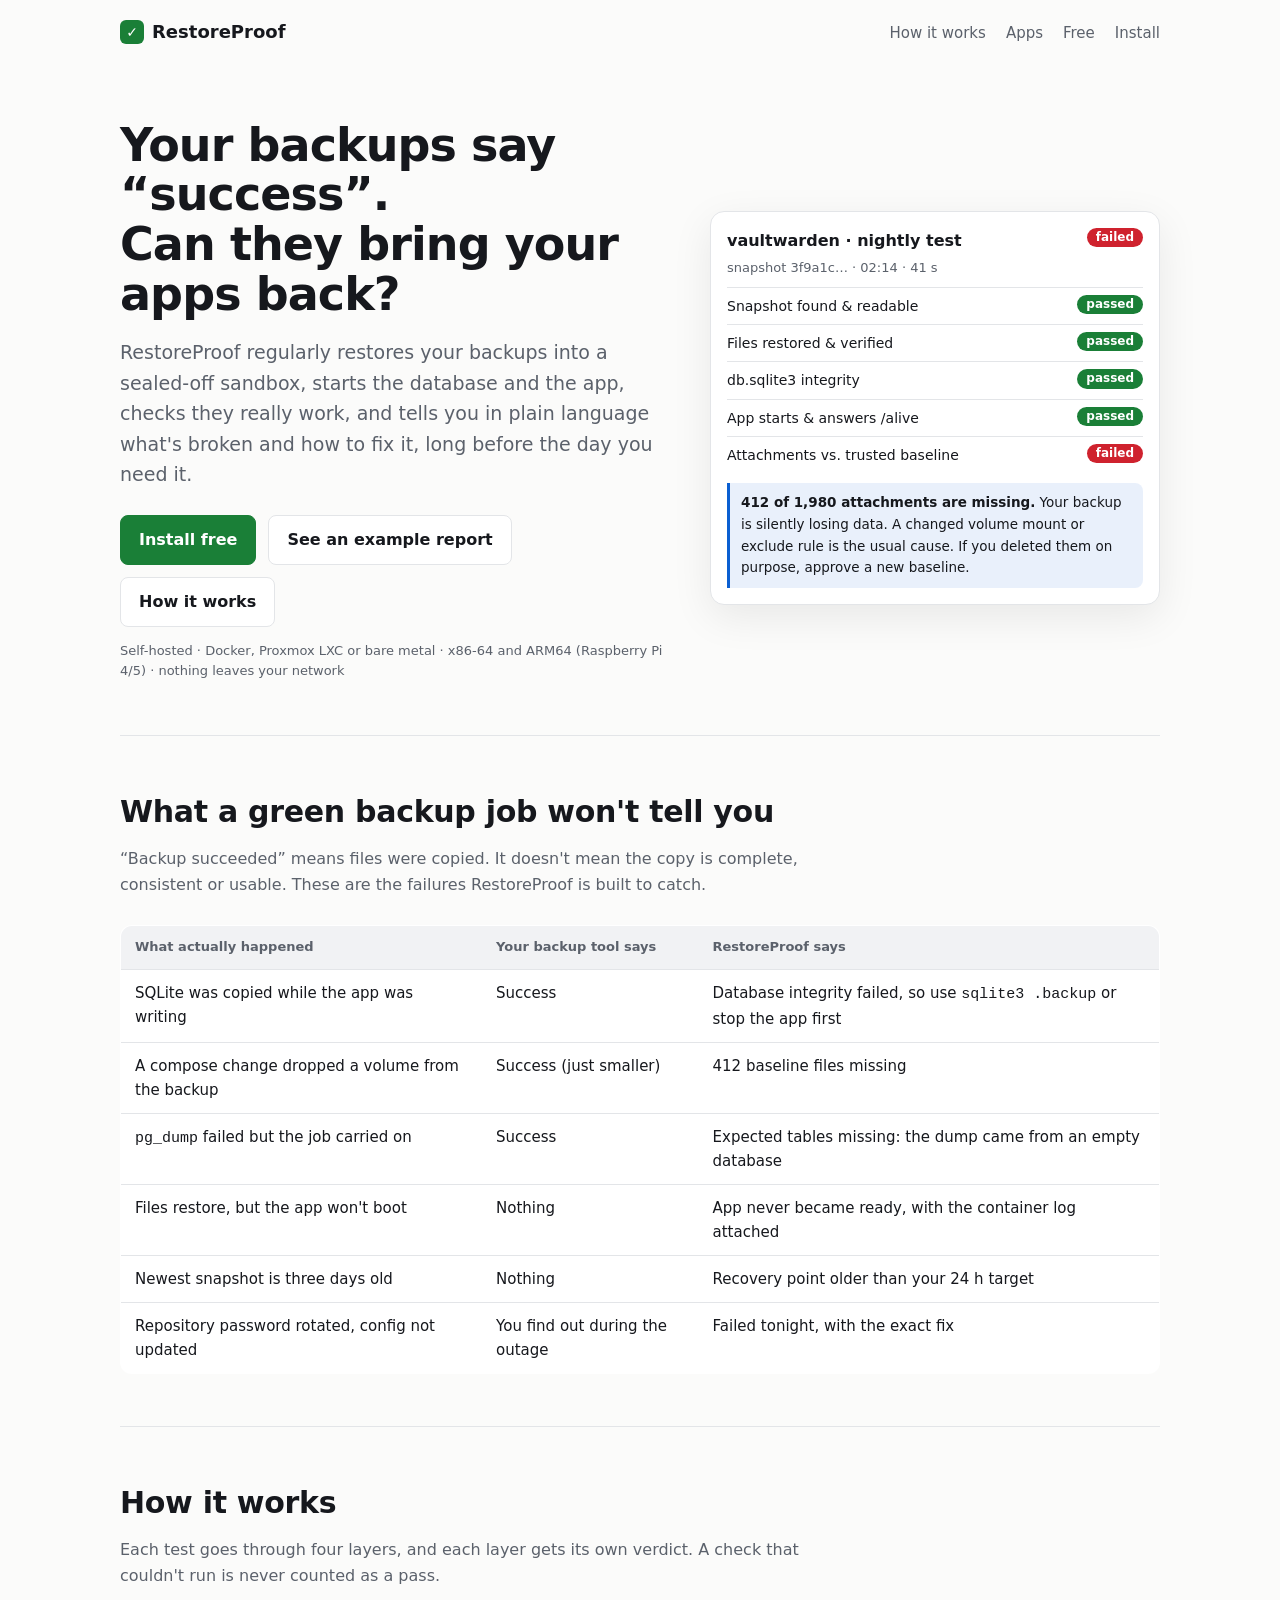
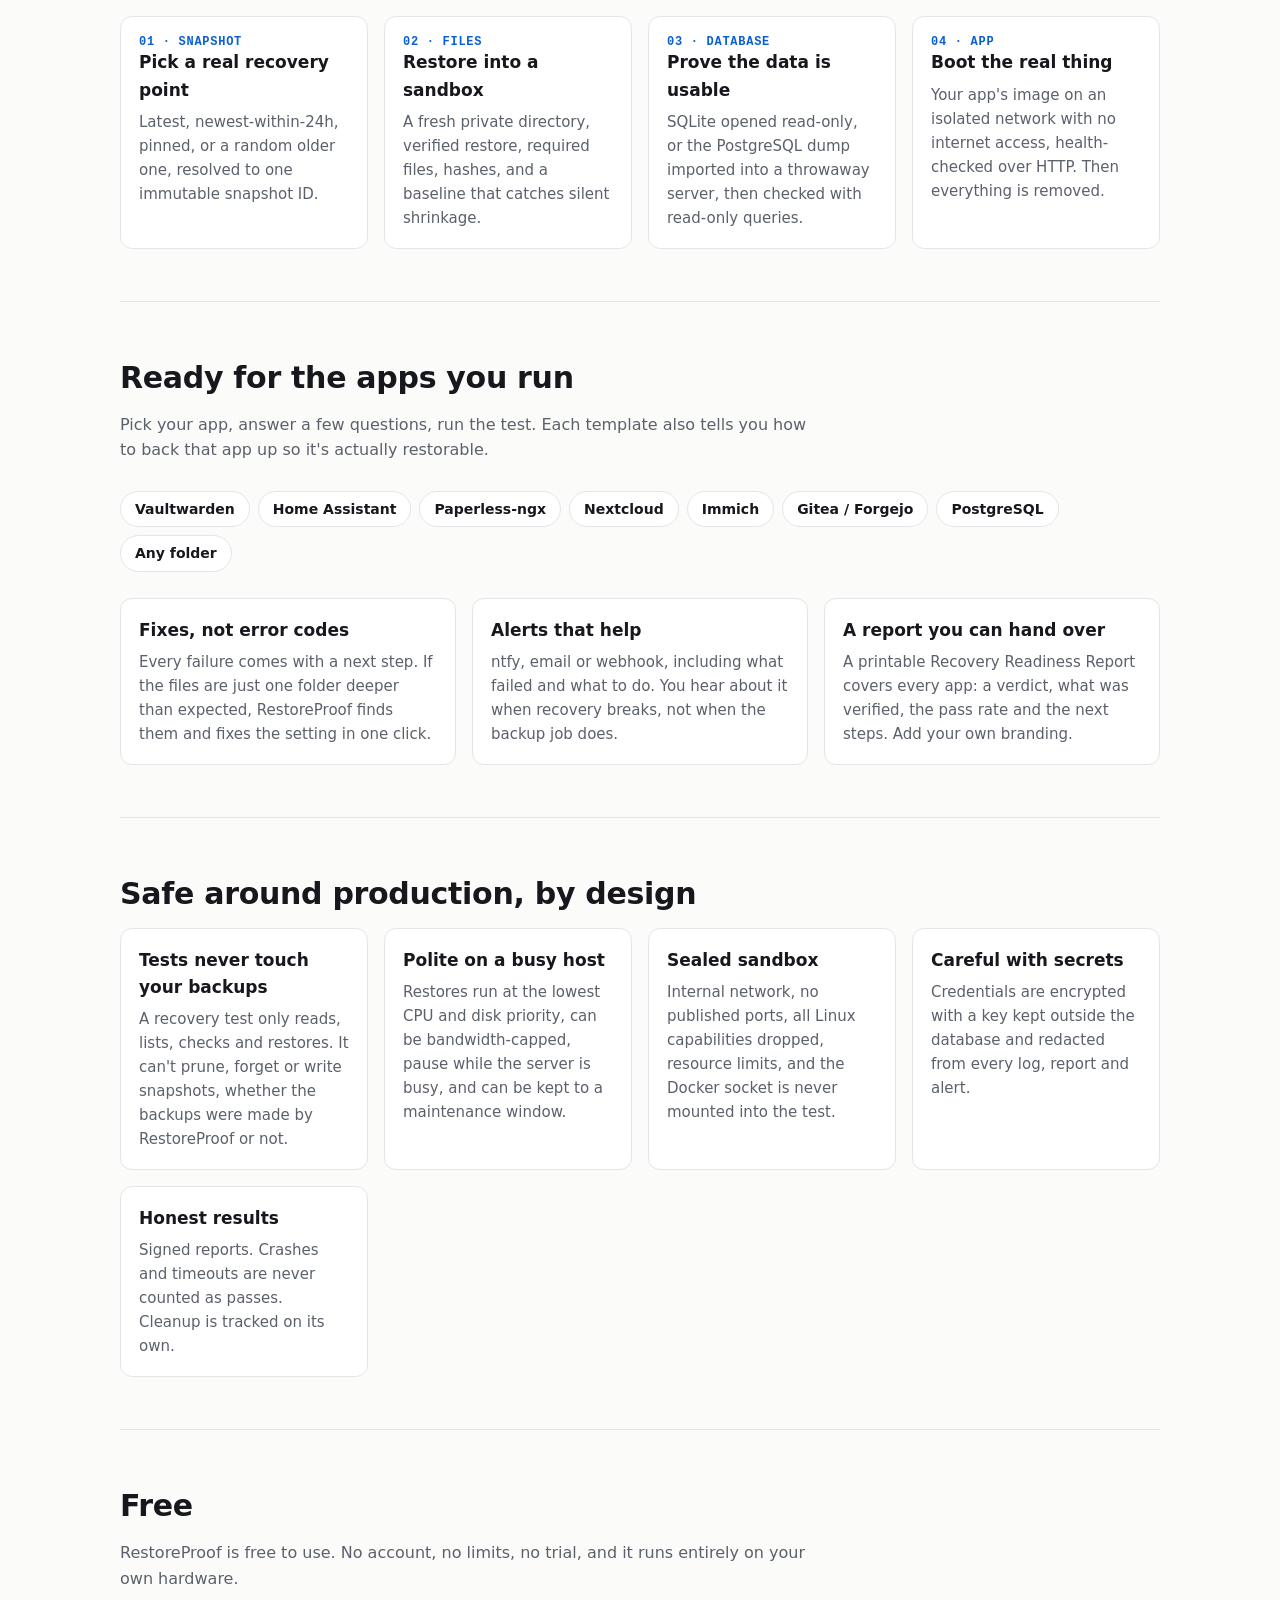
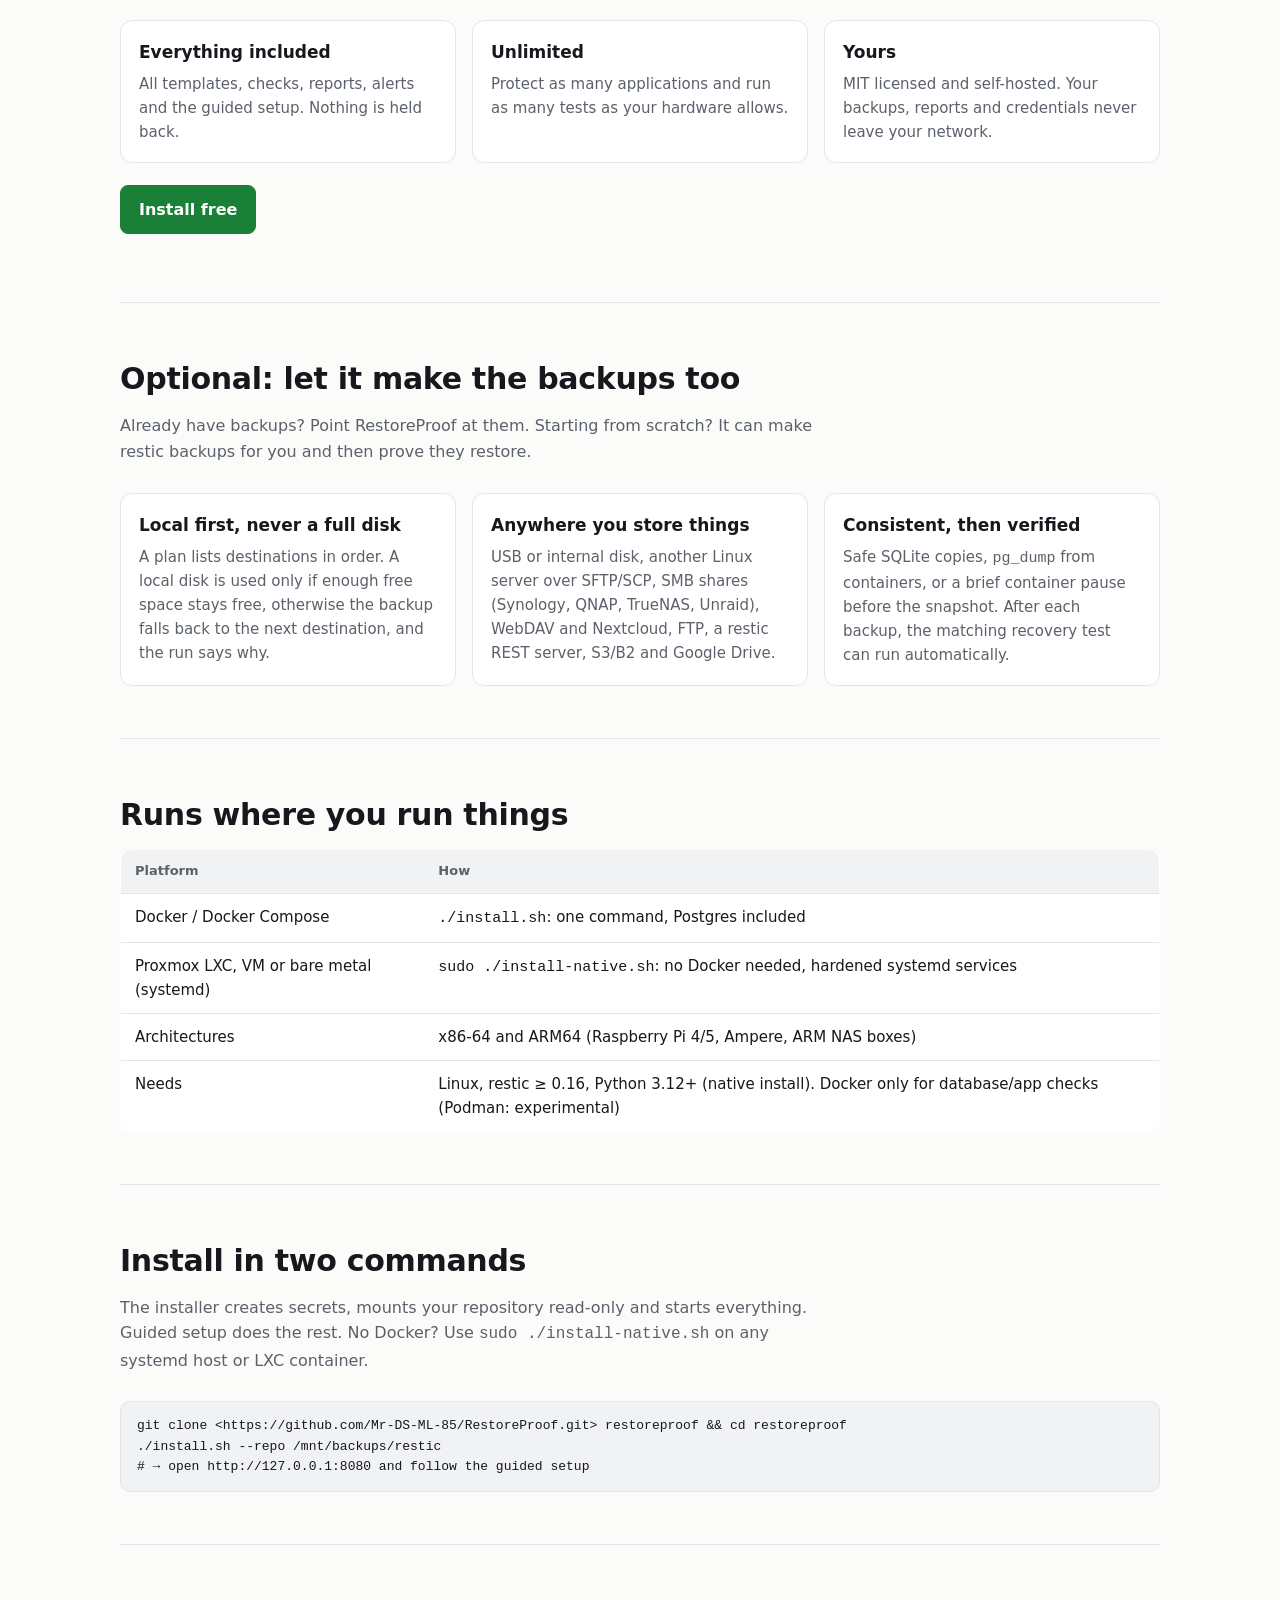
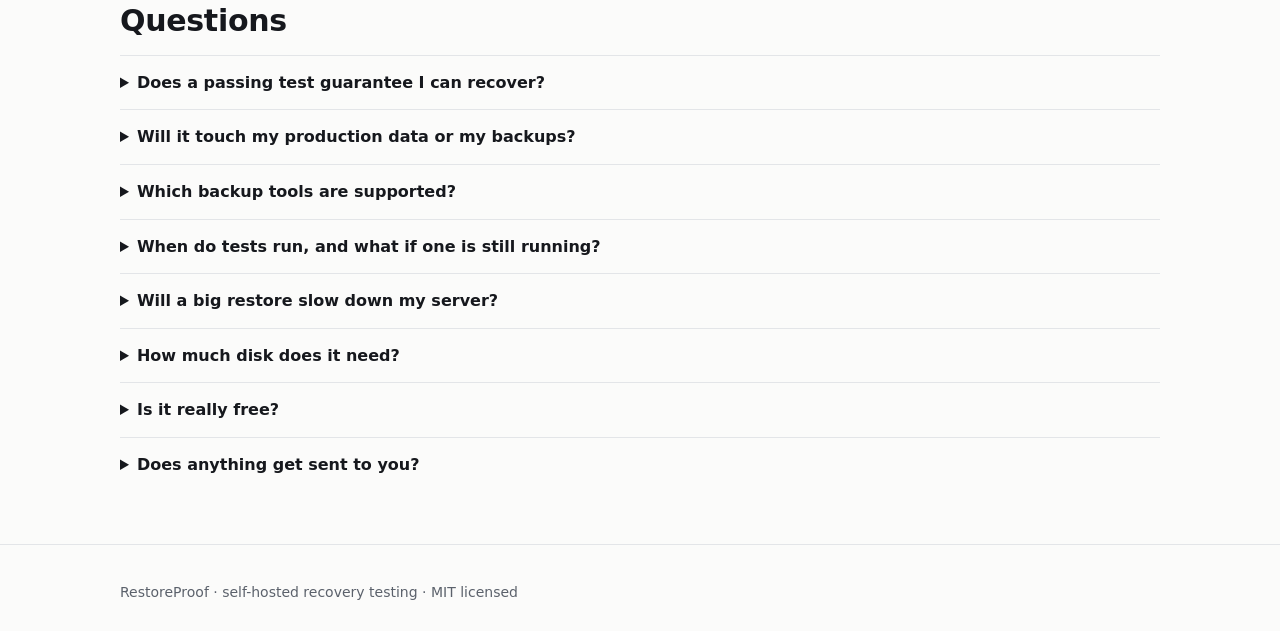
<file: index.html>
<!doctype html>
<html lang="en">
<head>
<meta charset="utf-8">
<meta name="viewport" content="width=device-width,initial-scale=1">
<title>RestoreProof — know your backups actually restore</title>
<meta name="description" content="Self-hosted recovery testing for homelabs and small teams. RestoreProof restores your backups into a sealed-off sandbox, starts the app, checks it works, and tells you what to fix.">
<link rel="icon" href="data:image/svg+xml,%3Csvg xmlns='http://www.w3.org/2000/svg' viewBox='0 0 16 16'%3E%3Crect width='16' height='16' rx='3' fill='%231a7f37'/%3E%3Cpath d='M4 8.5l2.5 2.5L12 5' stroke='white' stroke-width='2' fill='none'/%3E%3C/svg%3E">
<style>
:root{--bg:#fbfbfa;--panel:#fff;--text:#16181d;--muted:#5b616b;--line:#e3e5e8;--soft:#f1f2f4;--pass:#1a7f37;--fail:#cf222e;--warn:#9a6700;--accent:#0b5fd1;--mono:ui-monospace,SFMono-Regular,Menlo,Consolas,monospace}
@media (prefers-color-scheme:dark){:root:not([data-theme=light]){--bg:#0c0f13;--panel:#13171d;--text:#e8ebef;--muted:#99a1ad;--line:#262c34;--soft:#1a1f26;--pass:#3fb950;--fail:#f85149;--warn:#d29922;--accent:#58a6ff}}
*{box-sizing:border-box}
body{margin:0;background:var(--bg);color:var(--text);font:16px/1.6 system-ui,-apple-system,"Segoe UI",sans-serif}
a{color:var(--accent)}
.wrap{max-width:1080px;margin:0 auto;padding:0 20px}
nav.top{display:flex;align-items:center;justify-content:space-between;padding:18px 0}
.brand{font-weight:750;font-size:18px;color:var(--text);text-decoration:none;display:flex;gap:8px;align-items:center}
.logo{width:24px;height:24px;border-radius:6px;background:var(--pass);color:#fff;display:grid;place-items:center;font-size:14px}
nav.top .links a{margin-left:20px;color:var(--muted);text-decoration:none;font-size:15px}
.hero{padding:56px 0 40px;display:grid;grid-template-columns:1.1fr .9fr;gap:40px;align-items:center}
h1{font-size:46px;line-height:1.08;letter-spacing:-.02em;margin:0 0 18px}
.lede{font-size:19px;color:var(--muted);margin:0 0 26px;max-width:36em}
.cta{display:flex;gap:12px;flex-wrap:wrap}
.btn{display:inline-block;padding:11px 18px;border-radius:8px;font-weight:600;text-decoration:none;border:1px solid var(--line);color:var(--text);background:var(--panel)}
.btn.primary{background:var(--pass);border-color:var(--pass);color:#fff}
.small{font-size:13px;color:var(--muted)}
pre{font:13px/1.55 var(--mono);background:var(--soft);border:1px solid var(--line);border-radius:10px;padding:14px 16px;overflow-x:auto;margin:0}
.run{background:var(--panel);border:1px solid var(--line);border-radius:14px;padding:16px;box-shadow:0 12px 40px rgba(0,0,0,.08)}
.run h3{margin:0 0 4px;font-size:16px}
.row{display:flex;justify-content:space-between;gap:10px;padding:7px 0;border-top:1px solid var(--line);font-size:14px}
.b{color:#fff;border-radius:999px;padding:0 9px;font-size:12px;font-weight:650;white-space:nowrap;align-self:flex-start}
.ok{background:var(--pass)}.no{background:var(--fail)}.wa{background:var(--warn)}
.fix{margin-top:10px;padding:9px 11px;border-left:3px solid var(--accent);background:color-mix(in srgb,var(--accent) 9%,transparent);border-radius:0 8px 8px 0;font-size:13.5px}
section{padding:52px 0;border-top:1px solid var(--line)}
h2{font-size:30px;letter-spacing:-.01em;margin:0 0 10px}
.sub{color:var(--muted);margin:0 0 28px;max-width:44em}
table{width:100%;border-collapse:collapse;background:var(--panel);border:1px solid var(--line);border-radius:12px;overflow:hidden;font-size:15px}
th,td{text-align:left;padding:11px 14px;border-bottom:1px solid var(--line);vertical-align:top}
th{background:var(--soft);font-size:13px;color:var(--muted);font-weight:600}
tr:last-child td{border-bottom:0}
.grid{display:grid;gap:16px;grid-template-columns:repeat(auto-fit,minmax(230px,1fr))}
.card{background:var(--panel);border:1px solid var(--line);border-radius:12px;padding:18px}
.card h3{margin:0 0 6px;font-size:17px}
.card p{margin:0;color:var(--muted);font-size:15px}
.step{font:600 12px var(--mono);color:var(--accent);letter-spacing:.06em}
.chips{display:flex;flex-wrap:wrap;gap:8px}
.chip{border:1px solid var(--line);background:var(--panel);border-radius:999px;padding:6px 14px;font-weight:600;font-size:14px}
details{border-top:1px solid var(--line);padding:14px 0}
summary{cursor:pointer;font-weight:600}
details p{color:var(--muted);margin:8px 0 0}
footer{padding:36px 0;color:var(--muted);font-size:14px;border-top:1px solid var(--line)}
@media (max-width:820px){.hero{grid-template-columns:1fr;padding-top:24px}h1{font-size:34px}nav.top .links a:not(:last-child){display:none}.tablewrap{overflow-x:auto}}
</style>
</head>
<body>
<div class="wrap">
<nav class="top"><a class="brand" href="#"><span class="logo">✓</span>RestoreProof</a>
  <div class="links"><a href="#how">How it works</a><a href="#apps">Apps</a><a href="#free">Free</a><a href="#install">Install</a></div></nav>

<header class="hero">
  <div>
    <h1>Your backups say “success”.<br>Can they bring your apps back?</h1>
    <p class="lede">RestoreProof regularly restores your backups into a sealed-off sandbox, starts the database and the app,
      checks they really work, and tells you in plain language what's broken and how to fix it, long before the day
      you need it.</p>
    <div class="cta"><a class="btn primary" href="#install">Install free</a><a class="btn" href="website/example-report.pdf">See an example report</a><a class="btn" href="#how">How it works</a></div>
    <p class="small" style="margin-top:14px">Self-hosted · Docker, Proxmox LXC or bare metal · x86-64 and ARM64 (Raspberry Pi 4/5) · nothing leaves your network</p>
  </div>
  <div class="run" aria-label="Example recovery test result">
    <div style="display:flex;justify-content:space-between;align-items:center"><h3>vaultwarden · nightly test</h3><span class="b no">failed</span></div>
    <div class="small" style="margin-bottom:8px">snapshot 3f9a1c… · 02:14 · 41 s</div>
    <div class="row"><span>Snapshot found &amp; readable</span><span class="b ok">passed</span></div>
    <div class="row"><span>Files restored &amp; verified</span><span class="b ok">passed</span></div>
    <div class="row"><span>db.sqlite3 integrity</span><span class="b ok">passed</span></div>
    <div class="row"><span>App starts &amp; answers /alive</span><span class="b ok">passed</span></div>
    <div class="row"><span>Attachments vs. trusted baseline</span><span class="b no">failed</span></div>
    <div class="fix"><b>412 of 1,980 attachments are missing.</b> Your backup is silently losing data. A changed
      volume mount or exclude rule is the usual cause. If you deleted them on purpose, approve a new baseline.</div>
  </div>
</header>

<section>
  <h2>What a green backup job won't tell you</h2>
  <p class="sub">“Backup succeeded” means files were copied. It doesn't mean the copy is complete, consistent or usable. These are
    the failures RestoreProof is built to catch.</p>
  <div class="tablewrap"><table>
    <tr><th>What actually happened</th><th>Your backup tool says</th><th>RestoreProof says</th></tr>
    <tr><td>SQLite was copied while the app was writing</td><td>Success</td><td>Database integrity failed, so use <code>sqlite3 .backup</code> or stop the app first</td></tr>
    <tr><td>A compose change dropped a volume from the backup</td><td>Success (just smaller)</td><td>412 baseline files missing</td></tr>
    <tr><td><code>pg_dump</code> failed but the job carried on</td><td>Success</td><td>Expected tables missing: the dump came from an empty database</td></tr>
    <tr><td>Files restore, but the app won't boot</td><td>Nothing</td><td>App never became ready, with the container log attached</td></tr>
    <tr><td>Newest snapshot is three days old</td><td>Nothing</td><td>Recovery point older than your 24 h target</td></tr>
    <tr><td>Repository password rotated, config not updated</td><td>You find out during the outage</td><td>Failed tonight, with the exact fix</td></tr>
  </table></div>
</section>

<section id="how">
  <h2>How it works</h2>
  <p class="sub">Each test goes through four layers, and each layer gets its own verdict. A check that couldn't run is
    never counted as a pass.</p>
  <div class="grid">
    <div class="card"><div class="step">01 · SNAPSHOT</div><h3>Pick a real recovery point</h3><p>Latest, newest-within-24h, pinned, or a random older one, resolved to one immutable snapshot ID.</p></div>
    <div class="card"><div class="step">02 · FILES</div><h3>Restore into a sandbox</h3><p>A fresh private directory, verified restore, required files, hashes, and a baseline that catches silent shrinkage.</p></div>
    <div class="card"><div class="step">03 · DATABASE</div><h3>Prove the data is usable</h3><p>SQLite opened read-only, or the PostgreSQL dump imported into a throwaway server, then checked with read-only queries.</p></div>
    <div class="card"><div class="step">04 · APP</div><h3>Boot the real thing</h3><p>Your app's image on an isolated network with no internet access, health-checked over HTTP. Then everything is removed.</p></div>
  </div>
</section>

<section id="apps">
  <h2>Ready for the apps you run</h2>
  <p class="sub">Pick your app, answer a few questions, run the test. Each template also tells you how to back that app up so it's actually restorable.</p>
  <div class="chips"><span class="chip">Vaultwarden</span><span class="chip">Home Assistant</span><span class="chip">Paperless-ngx</span><span class="chip">Nextcloud</span><span class="chip">Immich</span><span class="chip">Gitea / Forgejo</span><span class="chip">PostgreSQL</span><span class="chip">Any folder</span></div>
  <div class="grid" style="margin-top:26px">
    <div class="card"><h3>Fixes, not error codes</h3><p>Every failure comes with a next step. If the files are just one folder deeper than expected, RestoreProof finds them and fixes the setting in one click.</p></div>
    <div class="card"><h3>Alerts that help</h3><p>ntfy, email or webhook, including what failed and what to do. You hear about it when recovery breaks, not when the backup job does.</p></div>
    <div class="card"><h3>A report you can hand over</h3><p>A printable Recovery Readiness Report covers every app: a verdict, what was verified, the pass rate and the next steps. Add your own branding.</p></div>
  </div>
</section>

<section>
  <h2>Safe around production, by design</h2>
  <div class="grid">
    <div class="card"><h3>Tests never touch your backups</h3><p>A recovery test only reads, lists, checks and restores. It can't prune, forget or write snapshots, whether the backups were made by RestoreProof or not.</p></div>
    <div class="card"><h3>Polite on a busy host</h3><p>Restores run at the lowest CPU and disk priority, can be bandwidth-capped, pause while the server is busy, and can be kept to a maintenance window.</p></div>
    <div class="card"><h3>Sealed sandbox</h3><p>Internal network, no published ports, all Linux capabilities dropped, resource limits, and the Docker socket is never mounted into the test.</p></div>
    <div class="card"><h3>Careful with secrets</h3><p>Credentials are encrypted with a key kept outside the database and redacted from every log, report and alert.</p></div>
    <div class="card"><h3>Honest results</h3><p>Signed reports. Crashes and timeouts are never counted as passes. Cleanup is tracked on its own.</p></div>
  </div>
</section>

<section id="free">
  <h2>Free</h2>
  <p class="sub">RestoreProof is free to use. No account, no limits, no trial, and it runs entirely on your own hardware.</p>
  <div class="grid">
    <div class="card"><h3>Everything included</h3><p>All templates, checks, reports, alerts and the guided setup. Nothing is held back.</p></div>
    <div class="card"><h3>Unlimited</h3><p>Protect as many applications and run as many tests as your hardware allows.</p></div>
    <div class="card"><h3>Yours</h3><p>MIT licensed and self-hosted. Your backups, reports and credentials never leave your network.</p></div>
  </div>
  <p style="margin-top:22px"><a class="btn primary" href="#install">Install free</a></p>
</section>

<section id="backups">
  <h2>Optional: let it make the backups too</h2>
  <p class="sub">Already have backups? Point RestoreProof at them. Starting from scratch? It can make restic backups for you and then prove they restore.</p>
  <div class="grid">
    <div class="card"><h3>Local first, never a full disk</h3><p>A plan lists destinations in order. A local disk is used only if enough free space stays free, otherwise the backup falls back to the next destination, and the run says why.</p></div>
    <div class="card"><h3>Anywhere you store things</h3><p>USB or internal disk, another Linux server over SFTP/SCP, SMB shares (Synology, QNAP, TrueNAS, Unraid), WebDAV and Nextcloud, FTP, a restic REST server, S3/B2 and Google Drive.</p></div>
    <div class="card"><h3>Consistent, then verified</h3><p>Safe SQLite copies, <code>pg_dump</code> from containers, or a brief container pause before the snapshot. After each backup, the matching recovery test can run automatically.</p></div>
  </div>
</section>

<section id="requirements">
  <h2>Runs where you run things</h2>
  <div class="tablewrap"><table>
    <tr><th>Platform</th><th>How</th></tr>
    <tr><td>Docker / Docker Compose</td><td><code>./install.sh</code>: one command, Postgres included</td></tr>
    <tr><td>Proxmox LXC, VM or bare metal (systemd)</td><td><code>sudo ./install-native.sh</code>: no Docker needed, hardened systemd services</td></tr>
    <tr><td>Architectures</td><td>x86-64 and ARM64 (Raspberry Pi 4/5, Ampere, ARM NAS boxes)</td></tr>
    <tr><td>Needs</td><td>Linux, restic ≥ 0.16, Python 3.12+ (native install). Docker only for database/app checks (Podman: experimental)</td></tr>
  </table></div>
</section>

<section id="install">
  <h2>Install in two commands</h2>
  <p class="sub">The installer creates secrets, mounts your repository read-only and starts everything. Guided setup does the rest. No Docker? Use <code>sudo ./install-native.sh</code> on any systemd host or LXC container.</p>
  <pre>git clone &lt;https://github.com/Mr-DS-ML-85/RestoreProof.git&gt; restoreproof &amp;&amp; cd restoreproof
./install.sh --repo /mnt/backups/restic
# → open http://127.0.0.1:8080 and follow the guided setup</pre>
</section>

<section>
  <h2>Questions</h2>
  <details><summary>Does a passing test guarantee I can recover?</summary><p>No, and we won't claim it does. A pass means the stated snapshot restored and passed your checks in an isolated environment. That's strong evidence, not a promise. The report says exactly what was and wasn't verified.</p></details>
  <details><summary>Will it touch my production data or my backups?</summary><p>No. It only reads from the repository and only restores into its own temporary directories, which it deletes afterwards. It never runs prune or forget.</p></details>
  <details><summary>Which backup tools are supported?</summary><p>Restic today, on local disks, SFTP, SMB, WebDAV/Nextcloud, FTP, REST server, S3, B2 and Google Drive. Kopia and Borg are next.</p></details>
  <details><summary>When do tests run, and what if one is still running?</summary><p>RestoreProof has its own scheduler (cron syntax, time zones, optional jitter and maintenance window). One test per app at a time: a slot that comes while the last test is still running is skipped and logged. Missed runs after downtime collapse into one. Only transient problems such as an unreachable repository are retried, a bounded number of times.</p></details>
  <details><summary>Will a big restore slow down my server?</summary><p>Restores run at the lowest CPU and disk priority by default, can be capped in bandwidth, wait while the host is busy, and can be kept to a maintenance window. For 100 GB+ restores, run the worker on a second machine.</p></details>
  <details><summary>How much disk does it need?</summary><p>Enough to hold one restored copy of the app you're testing, plus a safety margin. It checks this before starting and stops before crossing your limit.</p></details>
  <details><summary>Is it really free?</summary><p>Yes. Every feature is free to use, with no limits and no account.</p></details>
  <details><summary>Does anything get sent to you?</summary><p>No. No account, no telemetry. Alerts go only to the destinations you configure.</p></details>
</section>
</div>
<footer><div class="wrap">RestoreProof · self-hosted recovery testing · MIT licensed</div></footer>
</body>
</html>
</file>
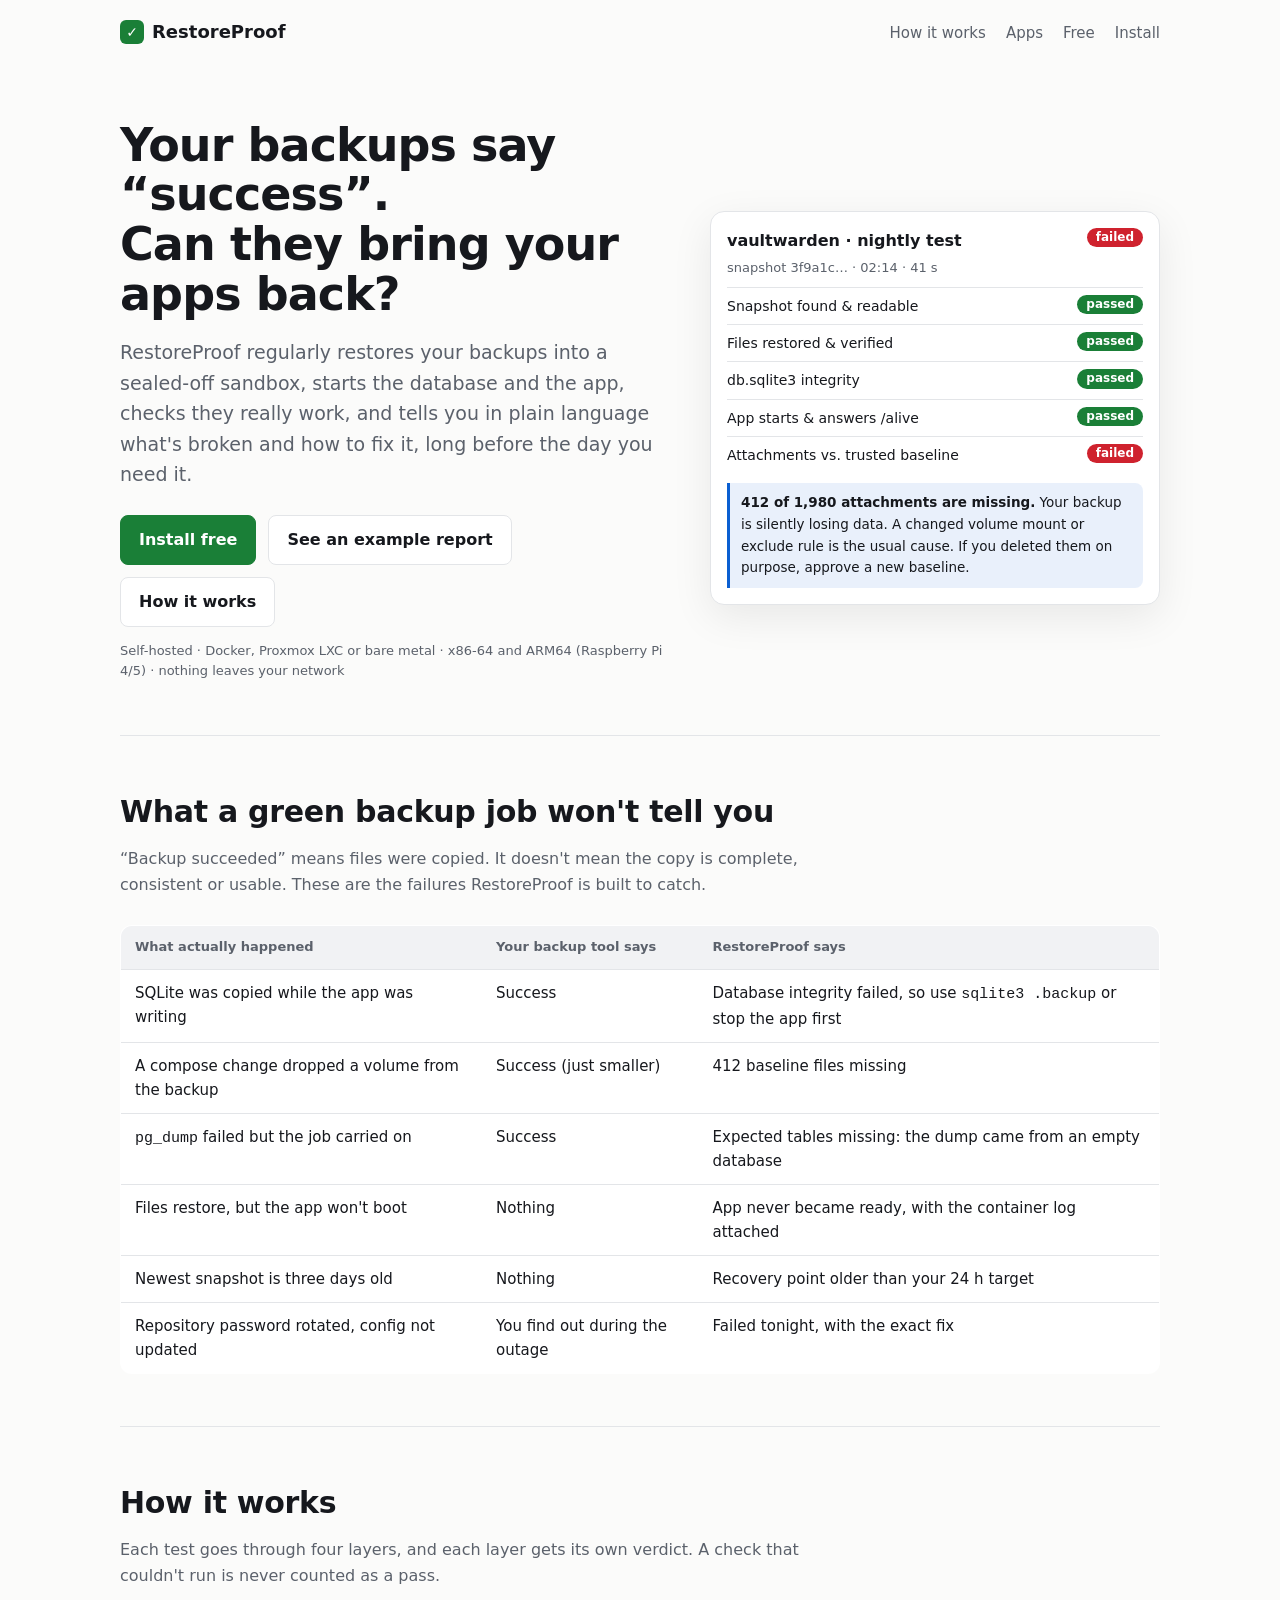
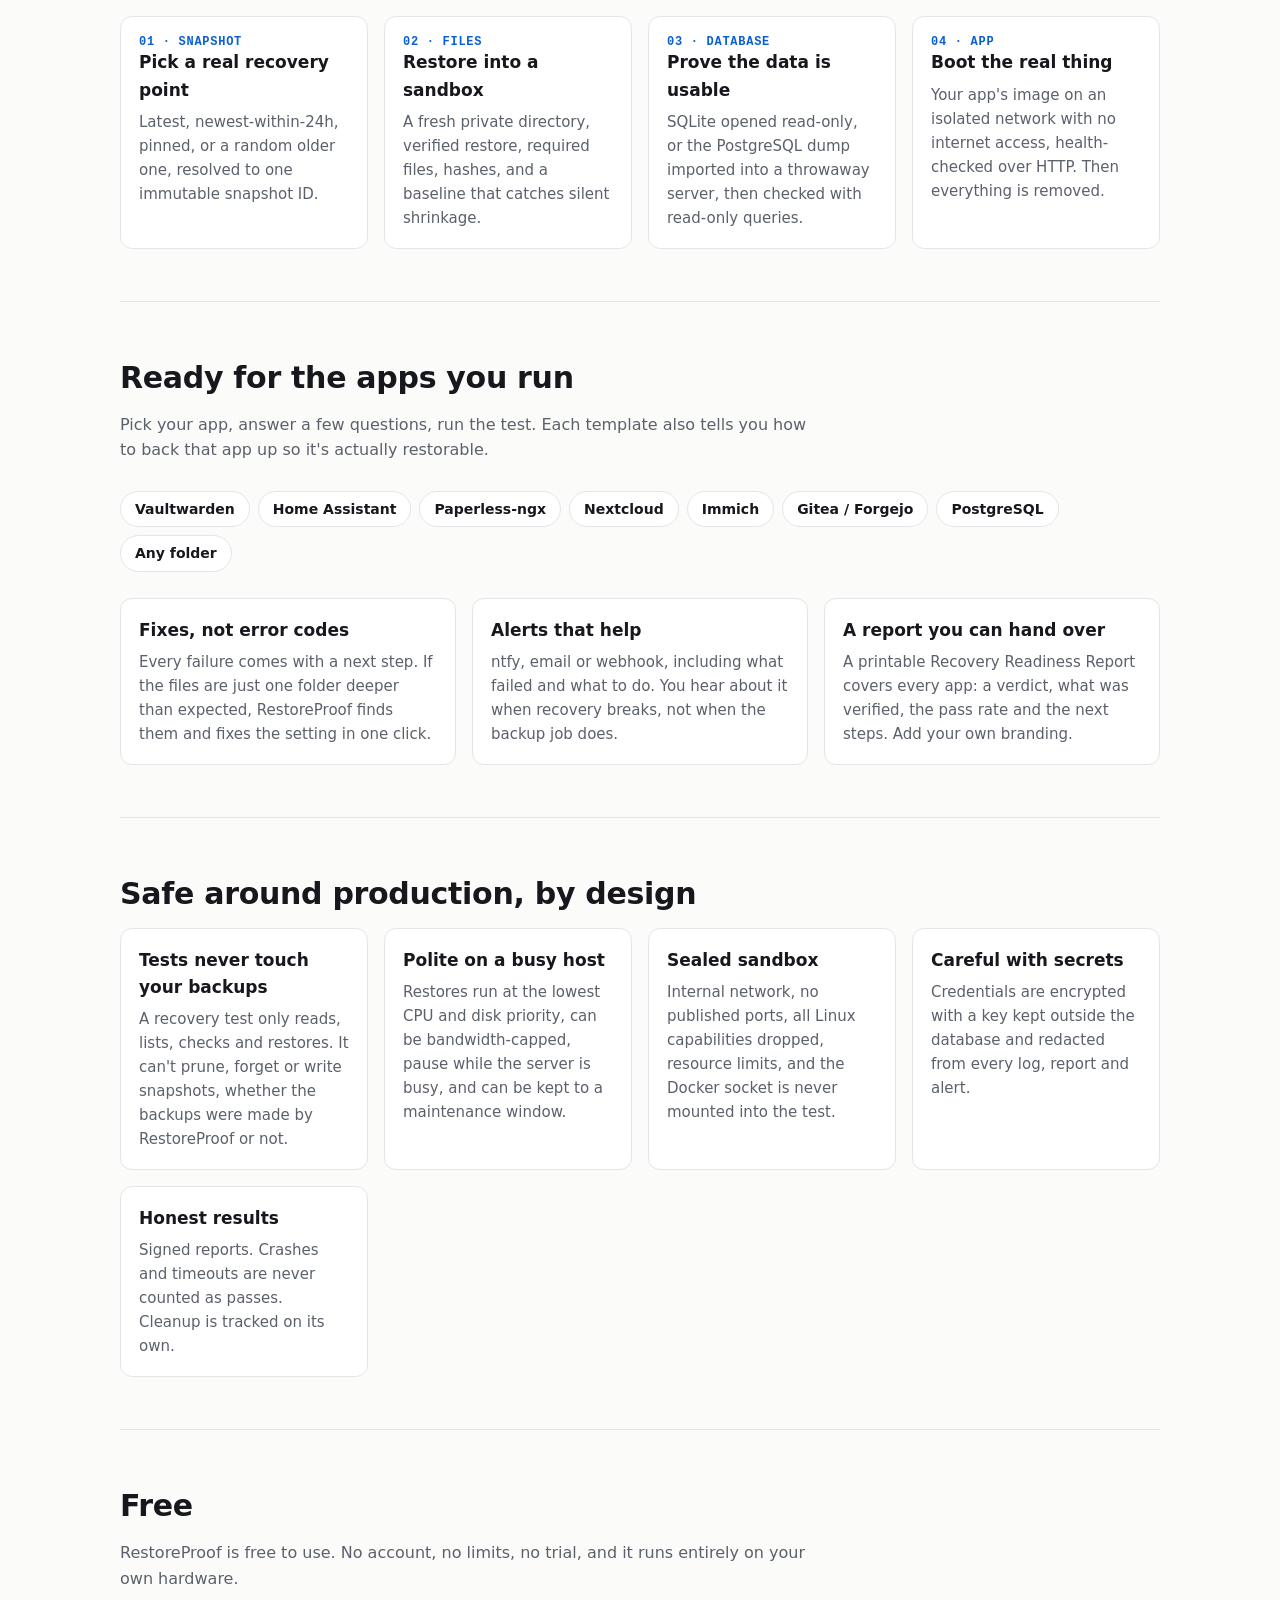
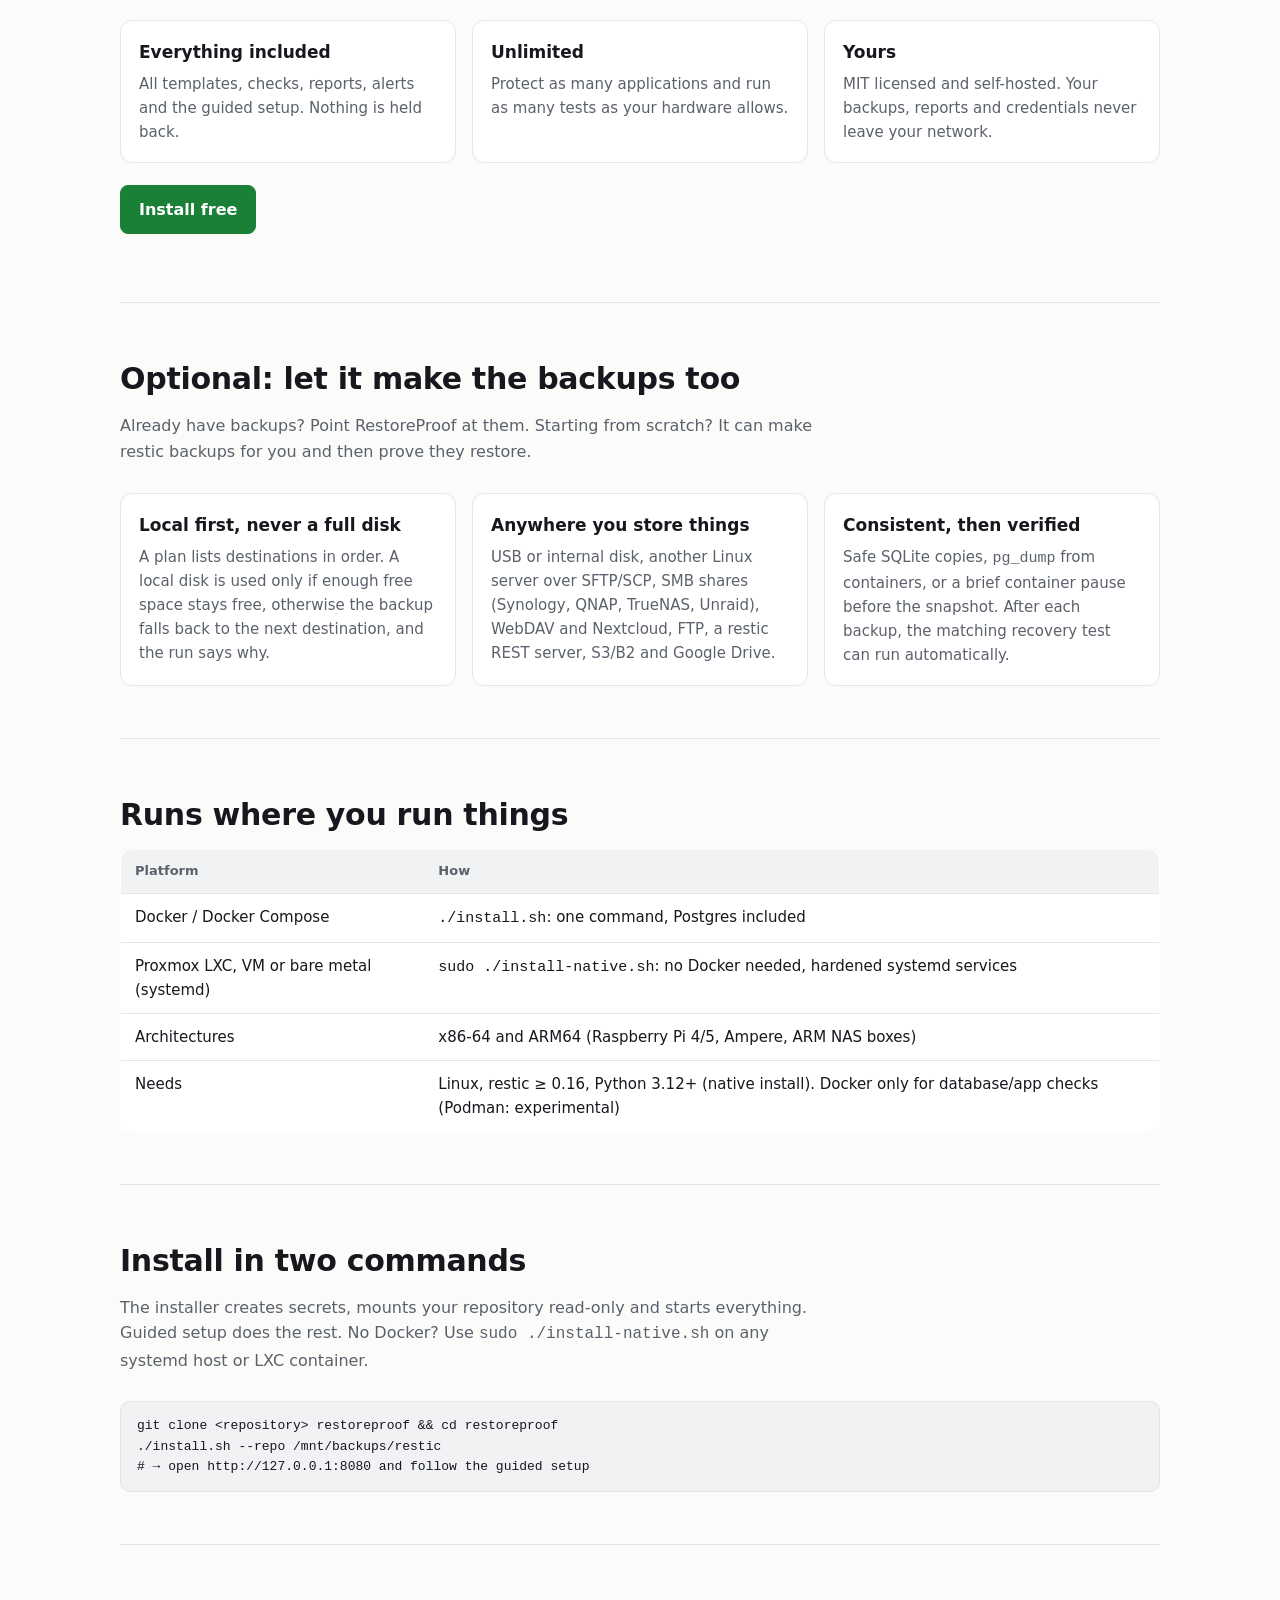
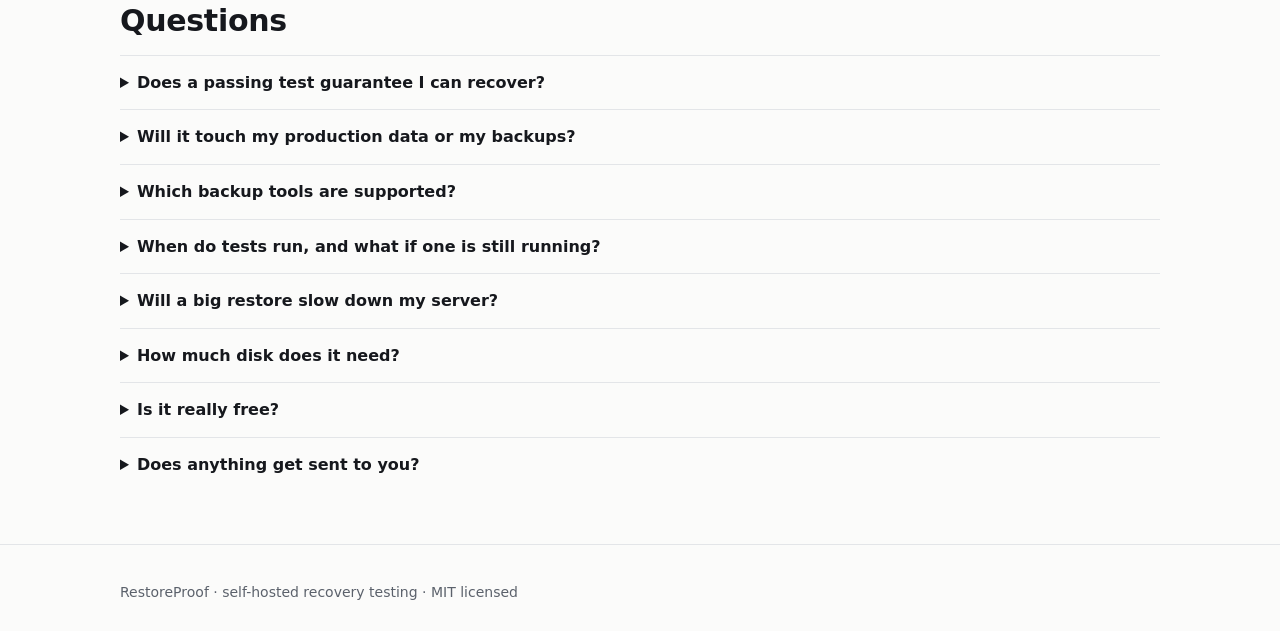
<file: website/index.html>
<!doctype html>
<html lang="en">
<head>
<meta charset="utf-8">
<meta name="viewport" content="width=device-width,initial-scale=1">
<title>RestoreProof — know your backups actually restore</title>
<meta name="description" content="Self-hosted recovery testing for homelabs and small teams. RestoreProof restores your backups into a sealed-off sandbox, starts the app, checks it works, and tells you what to fix.">
<link rel="icon" href="data:image/svg+xml,%3Csvg xmlns='http://www.w3.org/2000/svg' viewBox='0 0 16 16'%3E%3Crect width='16' height='16' rx='3' fill='%231a7f37'/%3E%3Cpath d='M4 8.5l2.5 2.5L12 5' stroke='white' stroke-width='2' fill='none'/%3E%3C/svg%3E">
<style>
:root{--bg:#fbfbfa;--panel:#fff;--text:#16181d;--muted:#5b616b;--line:#e3e5e8;--soft:#f1f2f4;--pass:#1a7f37;--fail:#cf222e;--warn:#9a6700;--accent:#0b5fd1;--mono:ui-monospace,SFMono-Regular,Menlo,Consolas,monospace}
@media (prefers-color-scheme:dark){:root:not([data-theme=light]){--bg:#0c0f13;--panel:#13171d;--text:#e8ebef;--muted:#99a1ad;--line:#262c34;--soft:#1a1f26;--pass:#3fb950;--fail:#f85149;--warn:#d29922;--accent:#58a6ff}}
*{box-sizing:border-box}
body{margin:0;background:var(--bg);color:var(--text);font:16px/1.6 system-ui,-apple-system,"Segoe UI",sans-serif}
a{color:var(--accent)}
.wrap{max-width:1080px;margin:0 auto;padding:0 20px}
nav.top{display:flex;align-items:center;justify-content:space-between;padding:18px 0}
.brand{font-weight:750;font-size:18px;color:var(--text);text-decoration:none;display:flex;gap:8px;align-items:center}
.logo{width:24px;height:24px;border-radius:6px;background:var(--pass);color:#fff;display:grid;place-items:center;font-size:14px}
nav.top .links a{margin-left:20px;color:var(--muted);text-decoration:none;font-size:15px}
.hero{padding:56px 0 40px;display:grid;grid-template-columns:1.1fr .9fr;gap:40px;align-items:center}
h1{font-size:46px;line-height:1.08;letter-spacing:-.02em;margin:0 0 18px}
.lede{font-size:19px;color:var(--muted);margin:0 0 26px;max-width:36em}
.cta{display:flex;gap:12px;flex-wrap:wrap}
.btn{display:inline-block;padding:11px 18px;border-radius:8px;font-weight:600;text-decoration:none;border:1px solid var(--line);color:var(--text);background:var(--panel)}
.btn.primary{background:var(--pass);border-color:var(--pass);color:#fff}
.small{font-size:13px;color:var(--muted)}
pre{font:13px/1.55 var(--mono);background:var(--soft);border:1px solid var(--line);border-radius:10px;padding:14px 16px;overflow-x:auto;margin:0}
.run{background:var(--panel);border:1px solid var(--line);border-radius:14px;padding:16px;box-shadow:0 12px 40px rgba(0,0,0,.08)}
.run h3{margin:0 0 4px;font-size:16px}
.row{display:flex;justify-content:space-between;gap:10px;padding:7px 0;border-top:1px solid var(--line);font-size:14px}
.b{color:#fff;border-radius:999px;padding:0 9px;font-size:12px;font-weight:650;white-space:nowrap;align-self:flex-start}
.ok{background:var(--pass)}.no{background:var(--fail)}.wa{background:var(--warn)}
.fix{margin-top:10px;padding:9px 11px;border-left:3px solid var(--accent);background:color-mix(in srgb,var(--accent) 9%,transparent);border-radius:0 8px 8px 0;font-size:13.5px}
section{padding:52px 0;border-top:1px solid var(--line)}
h2{font-size:30px;letter-spacing:-.01em;margin:0 0 10px}
.sub{color:var(--muted);margin:0 0 28px;max-width:44em}
table{width:100%;border-collapse:collapse;background:var(--panel);border:1px solid var(--line);border-radius:12px;overflow:hidden;font-size:15px}
th,td{text-align:left;padding:11px 14px;border-bottom:1px solid var(--line);vertical-align:top}
th{background:var(--soft);font-size:13px;color:var(--muted);font-weight:600}
tr:last-child td{border-bottom:0}
.grid{display:grid;gap:16px;grid-template-columns:repeat(auto-fit,minmax(230px,1fr))}
.card{background:var(--panel);border:1px solid var(--line);border-radius:12px;padding:18px}
.card h3{margin:0 0 6px;font-size:17px}
.card p{margin:0;color:var(--muted);font-size:15px}
.step{font:600 12px var(--mono);color:var(--accent);letter-spacing:.06em}
.chips{display:flex;flex-wrap:wrap;gap:8px}
.chip{border:1px solid var(--line);background:var(--panel);border-radius:999px;padding:6px 14px;font-weight:600;font-size:14px}
details{border-top:1px solid var(--line);padding:14px 0}
summary{cursor:pointer;font-weight:600}
details p{color:var(--muted);margin:8px 0 0}
footer{padding:36px 0;color:var(--muted);font-size:14px;border-top:1px solid var(--line)}
@media (max-width:820px){.hero{grid-template-columns:1fr;padding-top:24px}h1{font-size:34px}nav.top .links a:not(:last-child){display:none}.tablewrap{overflow-x:auto}}
</style>
</head>
<body>
<div class="wrap">
<nav class="top"><a class="brand" href="#"><span class="logo">✓</span>RestoreProof</a>
  <div class="links"><a href="#how">How it works</a><a href="#apps">Apps</a><a href="#free">Free</a><a href="#install">Install</a></div></nav>

<header class="hero">
  <div>
    <h1>Your backups say “success”.<br>Can they bring your apps back?</h1>
    <p class="lede">RestoreProof regularly restores your backups into a sealed-off sandbox, starts the database and the app,
      checks they really work, and tells you in plain language what's broken and how to fix it, long before the day
      you need it.</p>
    <div class="cta"><a class="btn primary" href="#install">Install free</a><a class="btn" href="example-report.pdf">See an example report</a><a class="btn" href="#how">How it works</a></div>
    <p class="small" style="margin-top:14px">Self-hosted · Docker, Proxmox LXC or bare metal · x86-64 and ARM64 (Raspberry Pi 4/5) · nothing leaves your network</p>
  </div>
  <div class="run" aria-label="Example recovery test result">
    <div style="display:flex;justify-content:space-between;align-items:center"><h3>vaultwarden · nightly test</h3><span class="b no">failed</span></div>
    <div class="small" style="margin-bottom:8px">snapshot 3f9a1c… · 02:14 · 41 s</div>
    <div class="row"><span>Snapshot found &amp; readable</span><span class="b ok">passed</span></div>
    <div class="row"><span>Files restored &amp; verified</span><span class="b ok">passed</span></div>
    <div class="row"><span>db.sqlite3 integrity</span><span class="b ok">passed</span></div>
    <div class="row"><span>App starts &amp; answers /alive</span><span class="b ok">passed</span></div>
    <div class="row"><span>Attachments vs. trusted baseline</span><span class="b no">failed</span></div>
    <div class="fix"><b>412 of 1,980 attachments are missing.</b> Your backup is silently losing data. A changed
      volume mount or exclude rule is the usual cause. If you deleted them on purpose, approve a new baseline.</div>
  </div>
</header>

<section>
  <h2>What a green backup job won't tell you</h2>
  <p class="sub">“Backup succeeded” means files were copied. It doesn't mean the copy is complete, consistent or usable. These are
    the failures RestoreProof is built to catch.</p>
  <div class="tablewrap"><table>
    <tr><th>What actually happened</th><th>Your backup tool says</th><th>RestoreProof says</th></tr>
    <tr><td>SQLite was copied while the app was writing</td><td>Success</td><td>Database integrity failed, so use <code>sqlite3 .backup</code> or stop the app first</td></tr>
    <tr><td>A compose change dropped a volume from the backup</td><td>Success (just smaller)</td><td>412 baseline files missing</td></tr>
    <tr><td><code>pg_dump</code> failed but the job carried on</td><td>Success</td><td>Expected tables missing: the dump came from an empty database</td></tr>
    <tr><td>Files restore, but the app won't boot</td><td>Nothing</td><td>App never became ready, with the container log attached</td></tr>
    <tr><td>Newest snapshot is three days old</td><td>Nothing</td><td>Recovery point older than your 24 h target</td></tr>
    <tr><td>Repository password rotated, config not updated</td><td>You find out during the outage</td><td>Failed tonight, with the exact fix</td></tr>
  </table></div>
</section>

<section id="how">
  <h2>How it works</h2>
  <p class="sub">Each test goes through four layers, and each layer gets its own verdict. A check that couldn't run is
    never counted as a pass.</p>
  <div class="grid">
    <div class="card"><div class="step">01 · SNAPSHOT</div><h3>Pick a real recovery point</h3><p>Latest, newest-within-24h, pinned, or a random older one, resolved to one immutable snapshot ID.</p></div>
    <div class="card"><div class="step">02 · FILES</div><h3>Restore into a sandbox</h3><p>A fresh private directory, verified restore, required files, hashes, and a baseline that catches silent shrinkage.</p></div>
    <div class="card"><div class="step">03 · DATABASE</div><h3>Prove the data is usable</h3><p>SQLite opened read-only, or the PostgreSQL dump imported into a throwaway server, then checked with read-only queries.</p></div>
    <div class="card"><div class="step">04 · APP</div><h3>Boot the real thing</h3><p>Your app's image on an isolated network with no internet access, health-checked over HTTP. Then everything is removed.</p></div>
  </div>
</section>

<section id="apps">
  <h2>Ready for the apps you run</h2>
  <p class="sub">Pick your app, answer a few questions, run the test. Each template also tells you how to back that app up so it's actually restorable.</p>
  <div class="chips"><span class="chip">Vaultwarden</span><span class="chip">Home Assistant</span><span class="chip">Paperless-ngx</span><span class="chip">Nextcloud</span><span class="chip">Immich</span><span class="chip">Gitea / Forgejo</span><span class="chip">PostgreSQL</span><span class="chip">Any folder</span></div>
  <div class="grid" style="margin-top:26px">
    <div class="card"><h3>Fixes, not error codes</h3><p>Every failure comes with a next step. If the files are just one folder deeper than expected, RestoreProof finds them and fixes the setting in one click.</p></div>
    <div class="card"><h3>Alerts that help</h3><p>ntfy, email or webhook, including what failed and what to do. You hear about it when recovery breaks, not when the backup job does.</p></div>
    <div class="card"><h3>A report you can hand over</h3><p>A printable Recovery Readiness Report covers every app: a verdict, what was verified, the pass rate and the next steps. Add your own branding.</p></div>
  </div>
</section>

<section>
  <h2>Safe around production, by design</h2>
  <div class="grid">
    <div class="card"><h3>Tests never touch your backups</h3><p>A recovery test only reads, lists, checks and restores. It can't prune, forget or write snapshots, whether the backups were made by RestoreProof or not.</p></div>
    <div class="card"><h3>Polite on a busy host</h3><p>Restores run at the lowest CPU and disk priority, can be bandwidth-capped, pause while the server is busy, and can be kept to a maintenance window.</p></div>
    <div class="card"><h3>Sealed sandbox</h3><p>Internal network, no published ports, all Linux capabilities dropped, resource limits, and the Docker socket is never mounted into the test.</p></div>
    <div class="card"><h3>Careful with secrets</h3><p>Credentials are encrypted with a key kept outside the database and redacted from every log, report and alert.</p></div>
    <div class="card"><h3>Honest results</h3><p>Signed reports. Crashes and timeouts are never counted as passes. Cleanup is tracked on its own.</p></div>
  </div>
</section>

<section id="free">
  <h2>Free</h2>
  <p class="sub">RestoreProof is free to use. No account, no limits, no trial, and it runs entirely on your own hardware.</p>
  <div class="grid">
    <div class="card"><h3>Everything included</h3><p>All templates, checks, reports, alerts and the guided setup. Nothing is held back.</p></div>
    <div class="card"><h3>Unlimited</h3><p>Protect as many applications and run as many tests as your hardware allows.</p></div>
    <div class="card"><h3>Yours</h3><p>MIT licensed and self-hosted. Your backups, reports and credentials never leave your network.</p></div>
  </div>
  <p style="margin-top:22px"><a class="btn primary" href="#install">Install free</a></p>
</section>

<section id="backups">
  <h2>Optional: let it make the backups too</h2>
  <p class="sub">Already have backups? Point RestoreProof at them. Starting from scratch? It can make restic backups for you and then prove they restore.</p>
  <div class="grid">
    <div class="card"><h3>Local first, never a full disk</h3><p>A plan lists destinations in order. A local disk is used only if enough free space stays free, otherwise the backup falls back to the next destination, and the run says why.</p></div>
    <div class="card"><h3>Anywhere you store things</h3><p>USB or internal disk, another Linux server over SFTP/SCP, SMB shares (Synology, QNAP, TrueNAS, Unraid), WebDAV and Nextcloud, FTP, a restic REST server, S3/B2 and Google Drive.</p></div>
    <div class="card"><h3>Consistent, then verified</h3><p>Safe SQLite copies, <code>pg_dump</code> from containers, or a brief container pause before the snapshot. After each backup, the matching recovery test can run automatically.</p></div>
  </div>
</section>

<section id="requirements">
  <h2>Runs where you run things</h2>
  <div class="tablewrap"><table>
    <tr><th>Platform</th><th>How</th></tr>
    <tr><td>Docker / Docker Compose</td><td><code>./install.sh</code>: one command, Postgres included</td></tr>
    <tr><td>Proxmox LXC, VM or bare metal (systemd)</td><td><code>sudo ./install-native.sh</code>: no Docker needed, hardened systemd services</td></tr>
    <tr><td>Architectures</td><td>x86-64 and ARM64 (Raspberry Pi 4/5, Ampere, ARM NAS boxes)</td></tr>
    <tr><td>Needs</td><td>Linux, restic ≥ 0.16, Python 3.12+ (native install). Docker only for database/app checks (Podman: experimental)</td></tr>
  </table></div>
</section>

<section id="install">
  <h2>Install in two commands</h2>
  <p class="sub">The installer creates secrets, mounts your repository read-only and starts everything. Guided setup does the rest. No Docker? Use <code>sudo ./install-native.sh</code> on any systemd host or LXC container.</p>
  <pre>git clone &lt;repository&gt; restoreproof &amp;&amp; cd restoreproof
./install.sh --repo /mnt/backups/restic
# → open http://127.0.0.1:8080 and follow the guided setup</pre>
</section>

<section>
  <h2>Questions</h2>
  <details><summary>Does a passing test guarantee I can recover?</summary><p>No, and we won't claim it does. A pass means the stated snapshot restored and passed your checks in an isolated environment. That's strong evidence, not a promise. The report says exactly what was and wasn't verified.</p></details>
  <details><summary>Will it touch my production data or my backups?</summary><p>No. It only reads from the repository and only restores into its own temporary directories, which it deletes afterwards. It never runs prune or forget.</p></details>
  <details><summary>Which backup tools are supported?</summary><p>Restic today, on local disks, SFTP, SMB, WebDAV/Nextcloud, FTP, REST server, S3, B2 and Google Drive. Kopia and Borg are next.</p></details>
  <details><summary>When do tests run, and what if one is still running?</summary><p>RestoreProof has its own scheduler (cron syntax, time zones, optional jitter and maintenance window). One test per app at a time: a slot that comes while the last test is still running is skipped and logged. Missed runs after downtime collapse into one. Only transient problems such as an unreachable repository are retried, a bounded number of times.</p></details>
  <details><summary>Will a big restore slow down my server?</summary><p>Restores run at the lowest CPU and disk priority by default, can be capped in bandwidth, wait while the host is busy, and can be kept to a maintenance window. For 100 GB+ restores, run the worker on a second machine.</p></details>
  <details><summary>How much disk does it need?</summary><p>Enough to hold one restored copy of the app you're testing, plus a safety margin. It checks this before starting and stops before crossing your limit.</p></details>
  <details><summary>Is it really free?</summary><p>Yes. Every feature is free to use, with no limits and no account.</p></details>
  <details><summary>Does anything get sent to you?</summary><p>No. No account, no telemetry. Alerts go only to the destinations you configure.</p></details>
</section>
</div>
<footer><div class="wrap">RestoreProof · self-hosted recovery testing · MIT licensed</div></footer>
</body>
</html>
</file>
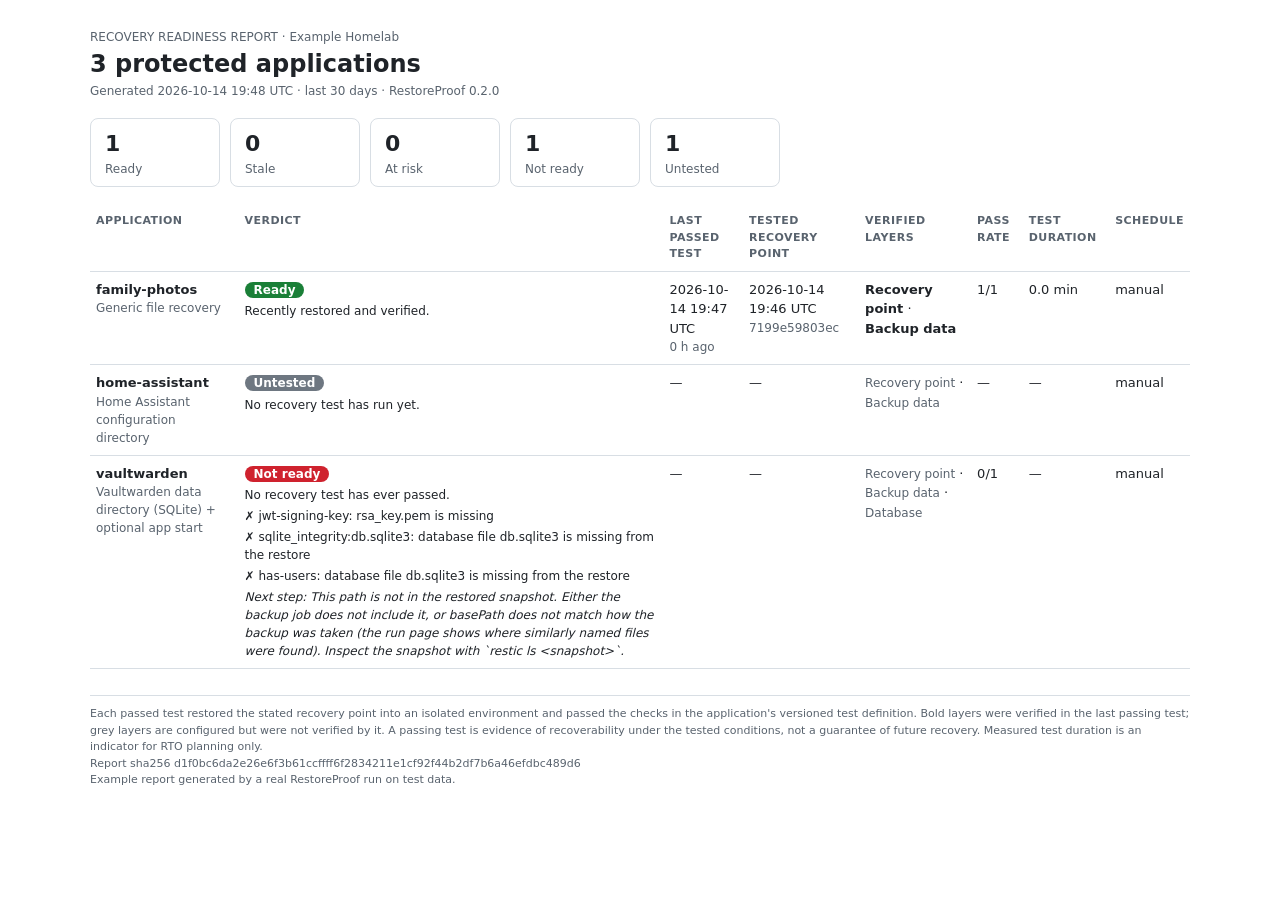
<file: website/example-report.html>
<!doctype html><html lang=en><head><meta charset=utf-8><meta name=viewport content="width=device-width,initial-scale=1">
<title>Recovery Readiness Report</title><style>
body{font:13px/1.5 system-ui,sans-serif;color:#1f2328;max-width:1100px;margin:28px auto;padding:0 16px}
h1{font-size:24px;margin:0} .m{color:#59636e;font-size:12px} .s{font-size:12px;margin-top:3px}
table{width:100%;border-collapse:collapse;margin-top:18px} th,td{text-align:left;vertical-align:top;padding:8px 6px;border-bottom:1px solid #d8dee4}
th{font-size:11px;text-transform:uppercase;letter-spacing:.04em;color:#59636e}
.b{color:#fff;border-radius:10px;padding:1px 9px;font-size:12px;font-weight:600}
.tiles{display:flex;gap:10px;margin:18px 0;flex-wrap:wrap} .t{border:1px solid #d8dee4;border-radius:8px;padding:8px 14px;min-width:100px} .n{font-size:22px;font-weight:650}
footer{margin-top:26px;color:#59636e;font-size:11px;border-top:1px solid #d8dee4;padding-top:10px}
@media print{body{margin:0} a{color:inherit}}
</style></head><body>
<div class=m>RECOVERY READINESS REPORT · Example Homelab</div>
<h1>3 protected applications</h1>
<div class=m>Generated 2026-10-14 19:48 UTC · last 30 days · RestoreProof 0.2.0</div>
<div class=tiles><div class=t><div class=n>1</div><div class=m>Ready</div></div><div class=t><div class=n>0</div><div class=m>Stale</div></div><div class=t><div class=n>0</div><div class=m>At risk</div></div><div class=t><div class=n>1</div><div class=m>Not ready</div></div><div class=t><div class=n>1</div><div class=m>Untested</div></div></div>
<table><tr><th>Application</th><th>Verdict</th><th>Last passed test</th><th>Tested recovery point</th>
<th>Verified layers</th><th>Pass rate</th><th>Test duration</th><th>Schedule</th></tr><tr><td><b>family-photos</b><div class=m>Generic file recovery</div></td>
<td><span class=b style="background:#1a7f37">Ready</span><div class=s>Recently restored and verified.</div>

</td>
<td>2026-10-14 19:47 UTC<div class=m>0 h ago</div></td>
<td>2026-10-14 19:46 UTC<div class=m>7199e59803ec</div></td>
<td><b>Recovery point</b> · <b>Backup data</b></td><td>1/1</td>
<td>0.0 min</td>
<td>manual</td></tr><tr><td><b>home-assistant</b><div class=m>Home Assistant configuration directory</div></td>
<td><span class=b style="background:#6e7781">Untested</span><div class=s>No recovery test has run yet.</div>

</td>
<td>—<div class=m></div></td>
<td>—<div class=m></div></td>
<td><span class=m>Recovery point</span> · <span class=m>Backup data</span></td><td>—</td>
<td>—</td>
<td>manual</td></tr><tr><td><b>vaultwarden</b><div class=m>Vaultwarden data directory (SQLite) + optional app start</div></td>
<td><span class=b style="background:#cf222e">Not ready</span><div class=s>No recovery test has ever passed.</div>
<div class=s>✗ jwt-signing-key: rsa_key.pem is missing</div><div class=s>✗ sqlite_integrity:db.sqlite3: database file db.sqlite3 is missing from the restore</div><div class=s>✗ has-users: database file db.sqlite3 is missing from the restore</div>
<div class=s><i>Next step: This path is not in the restored snapshot. Either the backup job does not include it, or basePath does not match how the backup was taken (the run page shows where similarly named files were found). Inspect the snapshot with `restic ls &lt;snapshot&gt;`.</i></div></td>
<td>—<div class=m></div></td>
<td>—<div class=m></div></td>
<td><span class=m>Recovery point</span> · <span class=m>Backup data</span> · <span class=m>Database</span></td><td>0/1</td>
<td>—</td>
<td>manual</td></tr></table>
<footer>Each passed test restored the stated recovery point into an isolated environment and passed the checks in
the application's versioned test definition. Bold layers were verified in the last passing test; grey layers are
configured but were not verified by it. A passing test is evidence of recoverability under the tested conditions,
not a guarantee of future recovery. Measured test duration is an indicator for RTO planning only.
<br>Report sha256 d1f0bc6da2e26e6f3b61ccffff6f2834211e1cf92f44b2df7b6a46efdbc489d6<br>Example report generated by a real RestoreProof run on test data.</footer>
</body></html>
</file>
